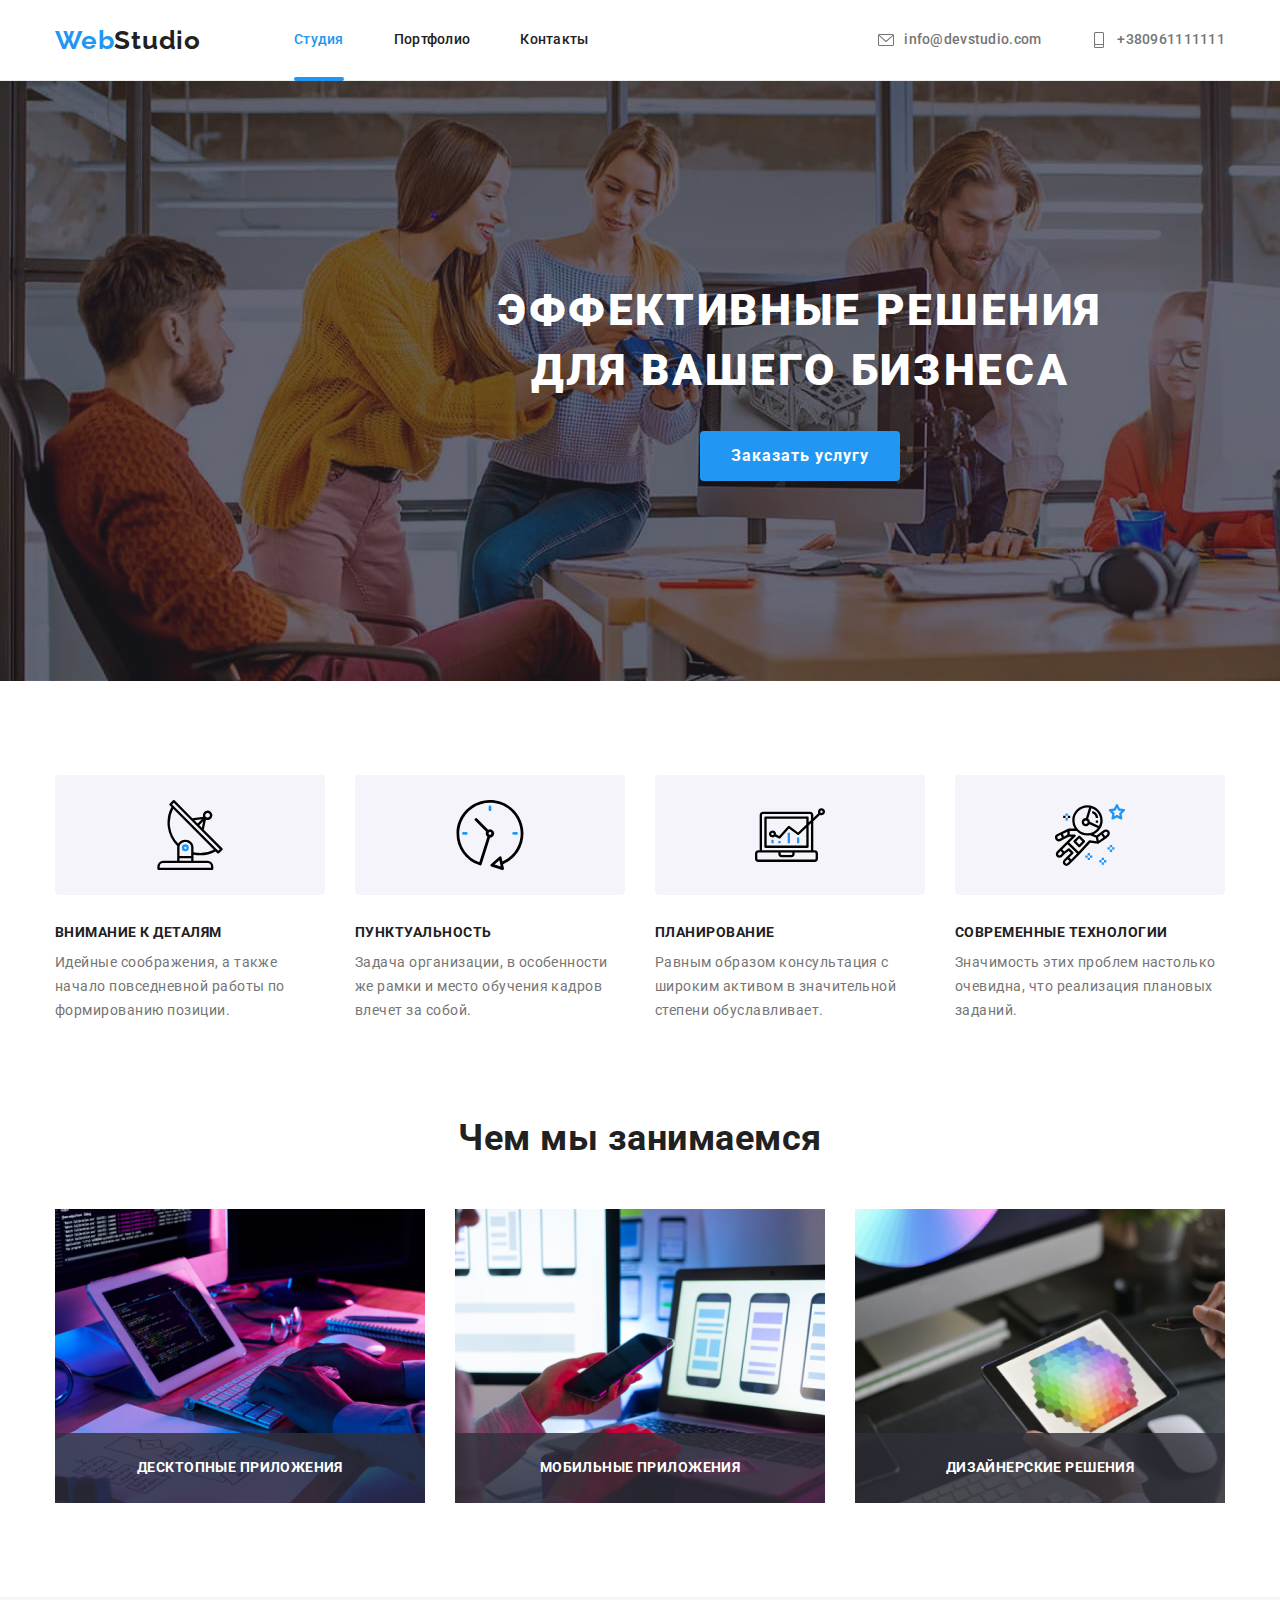
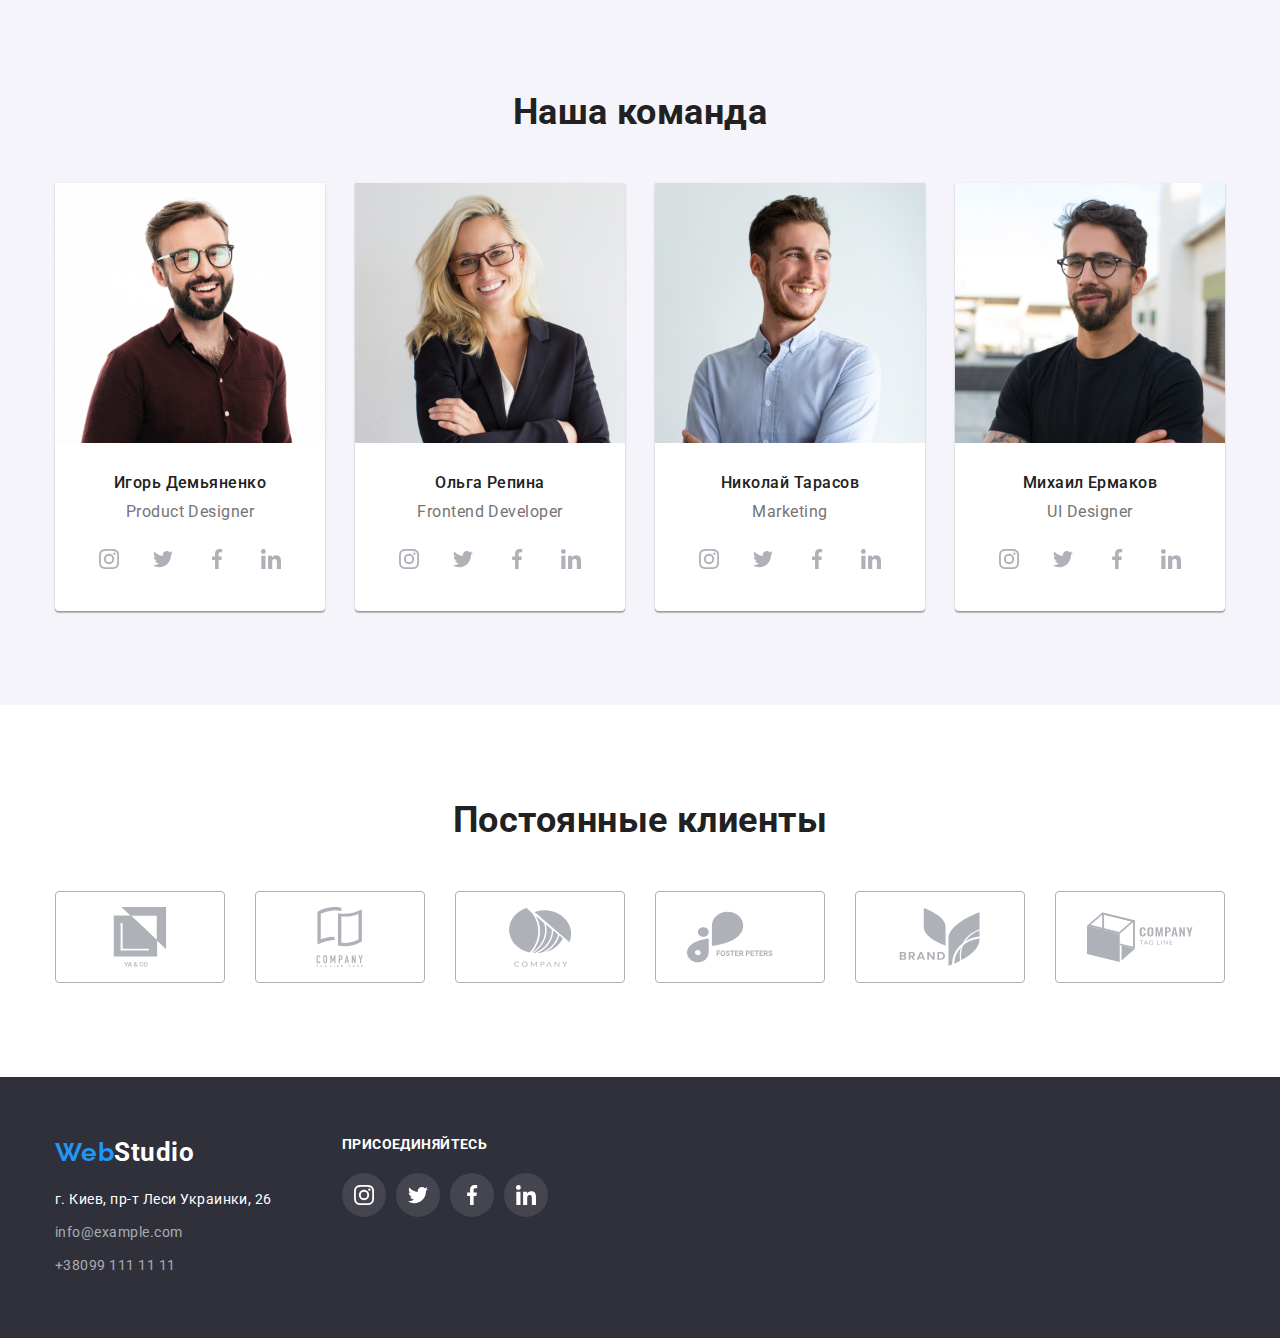
<file: index.html>
<!DOCTYPE html>
<html lang="ru">
<head>
    <meta charset="UTF-8">
    <meta http-equiv="X-UA-Compatible" content="IE=edge">
    <meta name="viewport" content="width=device-width, initial-scale=1.0">
    <title>WebStudio</title>
    <link href="https://fonts.googleapis.com/css2?family=Raleway:wght@700&family=Roboto:wght@400;500;700;900&display=swap" rel="stylesheet">
    <link rel="stylesheet" href="./css/modern-normalize.css">
    <link rel="stylesheet" href="./css/style.css">

</head>
<body>
<!-- Шапка сайта -->
    <header class="header">
        <div class="container">
            <div class="main-nav">
                <nav class="main-nav">
                    <a href="" lang="en" class="logo"><span class="name_logo">Web</span>Studio</a> 
                    <ul class="site-nav list">
                        <li class="item-site-nav"><a href="./index.html" class="link active">Студия</a></li>
                        <li class="item-site-nav"><a href="./portfolio.html" class="link">Портфолио</a></li>
                        <li class="item-site-nav"><a href="" class="link">Контакты</a></li>           
                    </ul>             
                </nav>
                <ul class="cont-nav list">
                    <li class="item-site-nav ">
                            
                        <a href="mailto:info@devstudio.com" class="cont-link mail hover">
                            <svg class="contact-item" width="16px" height="12px">
                                <use href="./images/symbol.svg#icon-envelope"></use>
                            </svg>info@devstudio.com</a></li>
                    <li class="item-site-nav "><a href="tel:+380961111111" class="cont-link telephone">
                            <svg class="contact-item" width="16px" height="12px">
                                <use href="./images/symbol.svg#icon-telephone"></use>
                            </svg>+380961111111</a></li>
                </ul>
            </div>    
        </div>
    </header>
        <main>
<!-- Головна сторінка -->
            <section class="section-hero">
                <div class="container">
                    <h1 class="hero-title">Эффективные решения для вашего бизнеса</h1>
                        
                    <button data-modal-open type="button" class="button pointer">Заказать услугу</button>
                        <div class="backdrop is-hidden" data-modal>
                           <div class="modal">
                               <button data-modal-close class="close-btn pointer">
                                    <svg class="close" width="11" height="11">
                                        <use href="./images/symbol.svg#icon-close"></use>
                                    </svg>
                                </button>

                                <div class="modal-block">
                               
                                
                                </div>
                           </div>
                        </div>
                    
                </div>           
            </section>
<!-- Особливості -->            
            <section class="section">
                <div class="container">
                    <h2 class="features-title visual-hidden">Особенности</h2>
                    <ul class="features list">                    
                        <li class="features-list">
                            <div class="icon">
                                <svg class="features-icon" width="70px" height="70px">
                                    <use href="./images/symbol.svg#icon-antenna"></use>
                                </svg>
                            </div>
                            <h3 class="title">Внимание к деталям</h3>
                            <p class="text-title">Идейные соображения, а также начало повседневной работы по формированию позиции.</p>
                        </li>

                        <li class="features-list clock">
                            <div class="icon">
                                <svg class="features-icon" width="70px" height="70px">
                                    <use href= "./images/symbol.svg#icon-clock"></use>
                                </svg>
                            </div>
                            <h3 class="title">Пунктуальность</h3>
                            <p class="text-title">Задача организации, в особенности же рамки и место обучения кадров влечет за собой.</p>
                        </li>

                        <li class="features-list diagram">
                             <div class="icon">
                                <svg class="features-icon" width="70px" height="70px">
                                    <use href="./images/symbol.svg#icon-diagram"></use>
                                </svg>
                            </div>
                            <h3 class="title">Планирование</h3>
                            <p class="text-title">Равным образом консультация с широким активом в значительной степени обуславливает.</p>
                        </li>

                        <li class="features-list astronaut">
                             <div class="icon">
                                <svg class="features-icon" width="70px" height="70px">
                                    <use href="./images/symbol.svg#icon-astronaut"></use>
                                </svg>
                            </div>
                            <h3 class="title">Современные технологии</h3>
                            <p class="text-title">Значимость этих проблем настолько очевидна, что реализация плановых заданий.</p>
                        </li>
                    </ul>
                </div>
            </section> 
            
  <!-- Види робіт -->
            <section class="section-work">
                <div class="container">
                    <h2 class="section-title">Чем мы занимаемся</h2>
                    <ul class="work list">
                        <li class="work-img"> 
                            <div class="action-block">
                                <img src="./images/img1.jpg" alt="Написание кода" width="370">

                                <div class="action-line">
                                    <p class="active-work-text">
                                        Десктопные приложения
                                    </p>
                                </div>
                            </div>
                        </li>

                        <li  class="work-img">
                            <div class="action-block">
                                <img src="./images/img2.jpg" alt="Разработка мобильных приложений" width="370">
                                    <div class="action-line">
                                        <p class="active-work-text">
                                            Мобильные приложения
                                        </p>
                                </div>
                            </div>   
                        </li>

                        <li  class="work-img"> 
                            <div class="action-block">
                                <img src="./images/img3.jpg" alt="Разработка дизайнов" width="370">
                                    <div class="action-line">
                                        <p class="active-work-text">
                                            Дизайнерские решения
                                        </p>
                                    </div>
                            </div>
                        </li>
                    </ul>
                </div>
            </section>  
<!-- Команда -->
            <section class="section-team">
                <div class="container">
                    <h2 class="section-title">Наша команда</h2>
                    <ul class="team list">
                        <li class="team-card">
                            <img src="./images/igor.jpg" alt="Игорь Демьяненко" width="270" class="team-img">
                            <div class="team-container">
                                <h3 class="title">Игорь Демьяненко</h3>
                                <p lang="en" class="position-title">Product Designer</p>
                                <ul class="social-block">
                                    <li class="social-list"><a href="" class="soc">
                                        <svg class="social-link" width="20" height="20">
                                            <use href="./images/symbol.svg#icon-instagram">
                                            </use>
                                        </svg>
                                    </a></li>
                                    <li class="social-list"><a href="" class="soc">
                                        <svg class="social-link" width="20" height="20">
                                            <use href="./images/symbol.svg#icon-twitter">
                                            </use>
                                        </svg></a></li>
                                    <li class="social-list"><a href="" class="soc"><svg class="social-link" width="20" height="20">
                                            <use href="./images/symbol.svg#icon-facebook">
                                            </use>
                                        </svg></a></li>
                                    <li class="social-list"><a href="" class="soc"><svg class="social-link" width="20" height="20">
                                            <use href="./images/symbol.svg#icon-linkedin">
                                            </use>
                                        </svg></a></li>
                            </ul>
                            </div>  
  
                        </li>
                        <li class="team-card">
                            <img src="./images/olga.jpg" alt="Ольга Репина" width="270" class="team-img">
                            <div class="team-container">
                                <h3 class="title">Ольга Репина</h3>
                                <p lang="en" class="position-title">Frontend Developer</p>
                            <ul class="social-block">
                                    <li class="social-list"><a href="" class="soc">
                                        <svg class="social-link" width="20" height="20">
                                            <use href="./images/symbol.svg#icon-instagram">
                                            </use>
                                        </svg>
                                    </a></li>
                                    <li class="social-list"><a href="" class="soc">
                                        <svg class="social-link" width="20" height="20">
                                            <use href="./images/symbol.svg#icon-twitter">
                                            </use>
                                        </svg></a></li>
                                    <li class="social-list"><a href="" class="soc"><svg class="social-link" width="20" height="20">
                                            <use href="./images/symbol.svg#icon-facebook">
                                            </use>
                                        </svg></a></li>
                                    <li class="social-list"><a href="" class="soc"><svg class="social-link" width="20" height="20">
                                            <use href="./images/symbol.svg#icon-linkedin">
                                            </use>
                                        </svg></a></li>
                            </ul>
                            </div>
                        </li>
                        <li class="team-card">
                            <img src="./images/nikolai.jpg" alt="Николай Тарасов" width="270" class="team-img">
                            <div class="team-container">
                                <h3 class="title">Николай Тарасов</h3>
                                <p lang="en" class="position-title">Marketing</p>
                                <ul class="social-block">
                                    <li class="social-list"><a href="" class="soc">
                                        <svg class="social-link" width="20" height="20">
                                            <use href="./images/symbol.svg#icon-instagram">
                                            </use>
                                        </svg>
                                    </a></li>
                                    <li class="social-list"><a href="" class="soc">
                                        <svg class="social-link" width="20" height="20">
                                            <use href="./images/symbol.svg#icon-twitter">
                                            </use>
                                        </svg></a></li>
                                    <li class="social-list"><a href="" class="soc">
                                        <svg class="social-link" width="20" height="20">
                                            <use href="./images/symbol.svg#icon-facebook">
                                            </use>
                                        </svg></a></li>
                                    <li class="social-list"><a href="" class="soc">
                                        <svg class="social-link" width="20" height="20">
                                            <use href="./images/symbol.svg#icon-linkedin">
                                            </use>
                                        </svg></a></li>
                                </ul>
                            </div>    
                        </li>
                        <li class="team-card">
                            <img src="./images/mikhail.jpg" alt="Михаил Ермаков" width="270" class="team-img">
                            <div class="team-container">                           
                                <h3 class="title">Михаил Ермаков</h3>
                                <p lang="en" class="position-title">UI Designer</p>
                                <ul class="social-block">
                                    <li class="social-list"><a href="" class="soc">
                                        <svg class="social-link" width="20" height="20">
                                            <use href="./images/symbol.svg#icon-instagram">
                                            </use>
                                        </svg>
                                    </a></li>
                                    <li class="social-list"><a href="" class="soc">
                                        <svg class="social-link" width="20" height="20">
                                            <use href="./images/symbol.svg#icon-twitter">
                                            </use>
                                        </svg></a></li>
                                    <li class="social-list"><a href="" class="soc">
                                        <svg class="social-link" width="20" height="20">
                                            <use href="./images/symbol.svg#icon-facebook">
                                            </use>
                                        </svg></a></li>
                                    <li class="social-list"><a href="" class="soc">
                                        <svg class="social-link" width="20" height="20">
                                            <use href="./images/symbol.svg#icon-linkedin">
                                            </use>
                                        </svg></a></li>
                                </ul>
                            </div>

                        </li>
                    </ul>
                </div>
            </section>
            <section class="section-clients">
                <div class="container">
                    <h2 class="section-title">Постоянные клиенты</h2>
                    <ul class="clients-block">
                        <li class="clients-list"><a href="" class="clients-link">
                            <svg class="client-one" width="106" height="60">
                                <use href="./images/symbol.svg#icon-client-1">

                                </use>
                            </svg>
                        </a></li>
                        <li class="clients-list"><a href="" class="clients-link">
                            <svg class="client-one" width="106" height="60">
                                <use href="./images/symbol.svg#icon-client-2">

                                </use>
                            </svg>
                        </a></li>
                        <li class="clients-list"><a href="" class="clients-link">
                            <svg class="client-one" width="106" height="60">
                                <use href="./images/symbol.svg#icon-client-3">

                                </use>
                            </svg></a></li>
                        <li class="clients-list"><a href="" class="clients-link">
                            <svg class="client-one" width="106" height="60">
                                <use href="./images/symbol.svg#icon-client-4">

                                </use>
                            </svg></a></li>
                        <li class="clients-list"><a href="" class="clients-link">
                            <svg class="client-one" width="106" height="60">
                                <use href="./images/symbol.svg#icon-client-5">

                                </use>
                            </svg></a></li>
                        <li class="clients-list"><a href="" class="clients-link">
                            <svg class="client-one" width="106" height="60">
                                <use href="./images/symbol.svg#icon-client-6">

                                </use>
                            </svg></a></li>
                    </ul>
                </div>
            </section>
        </main>
<!-- Подвал -->
    <footer class="footer ">
        <div class="container decoration">
                <div>
                    <a href="#" lang="en" class="footer-logo"><span class="name_logo">Web</span>Studio</a>

                    <address>
                        <p class="cont-footer">г. Киев, пр-т Леси Украинки, 26</p>
                        <ul class="list"> 
                            <li class="address-mail"><a href="mailto:info@example.com" class="footer-list">info@example.com</a></li>
                            <li class="address-tel"><a href="tel:+380961111111" class="footer-list">+38099 111 11 11</a></li>
                        </ul>
                    </address>
                </div>
            <div class="social-footer">
                <p class="social-footer-title">присоединяйтесь</p>
                <ul class="social-footer-block">

                    <li class="social-footer-list"><a href="" class="soc-footer">
                        <svg class="social-footer-link" width="20" height="20">
                            <use href="./images/symbol.svg#icon-instagram">
                            </use>
                        </svg></a></li>

                    <li class="social-footer-list"><a href="" class="soc-footer">
                        <svg class="social-footer-link" width="20" height="20">
                            <use href="./images/symbol.svg#icon-twitter">
                            </use>
                        </svg></a></li>

                    <li class="social-footer-list"><a href="" class="soc-footer">
                        <svg class="social-footer-link" width="20" height="20">
                            <use href="./images/symbol.svg#icon-facebook">
                            </use>
                        </svg></a></li>

                    <li class="social-footer-list"><a href="" class="soc-footer">
                        <svg class="social-footer-link" width="20" height="20">
                            <use href="./images/symbol.svg#icon-linkedin">
                            </use>
                        </svg>
                    </a></li>
                </ul>
            </div> 
        </div>

    </footer>

     <script src="./js/modal.js"></script>
</body>
</html>
</file>
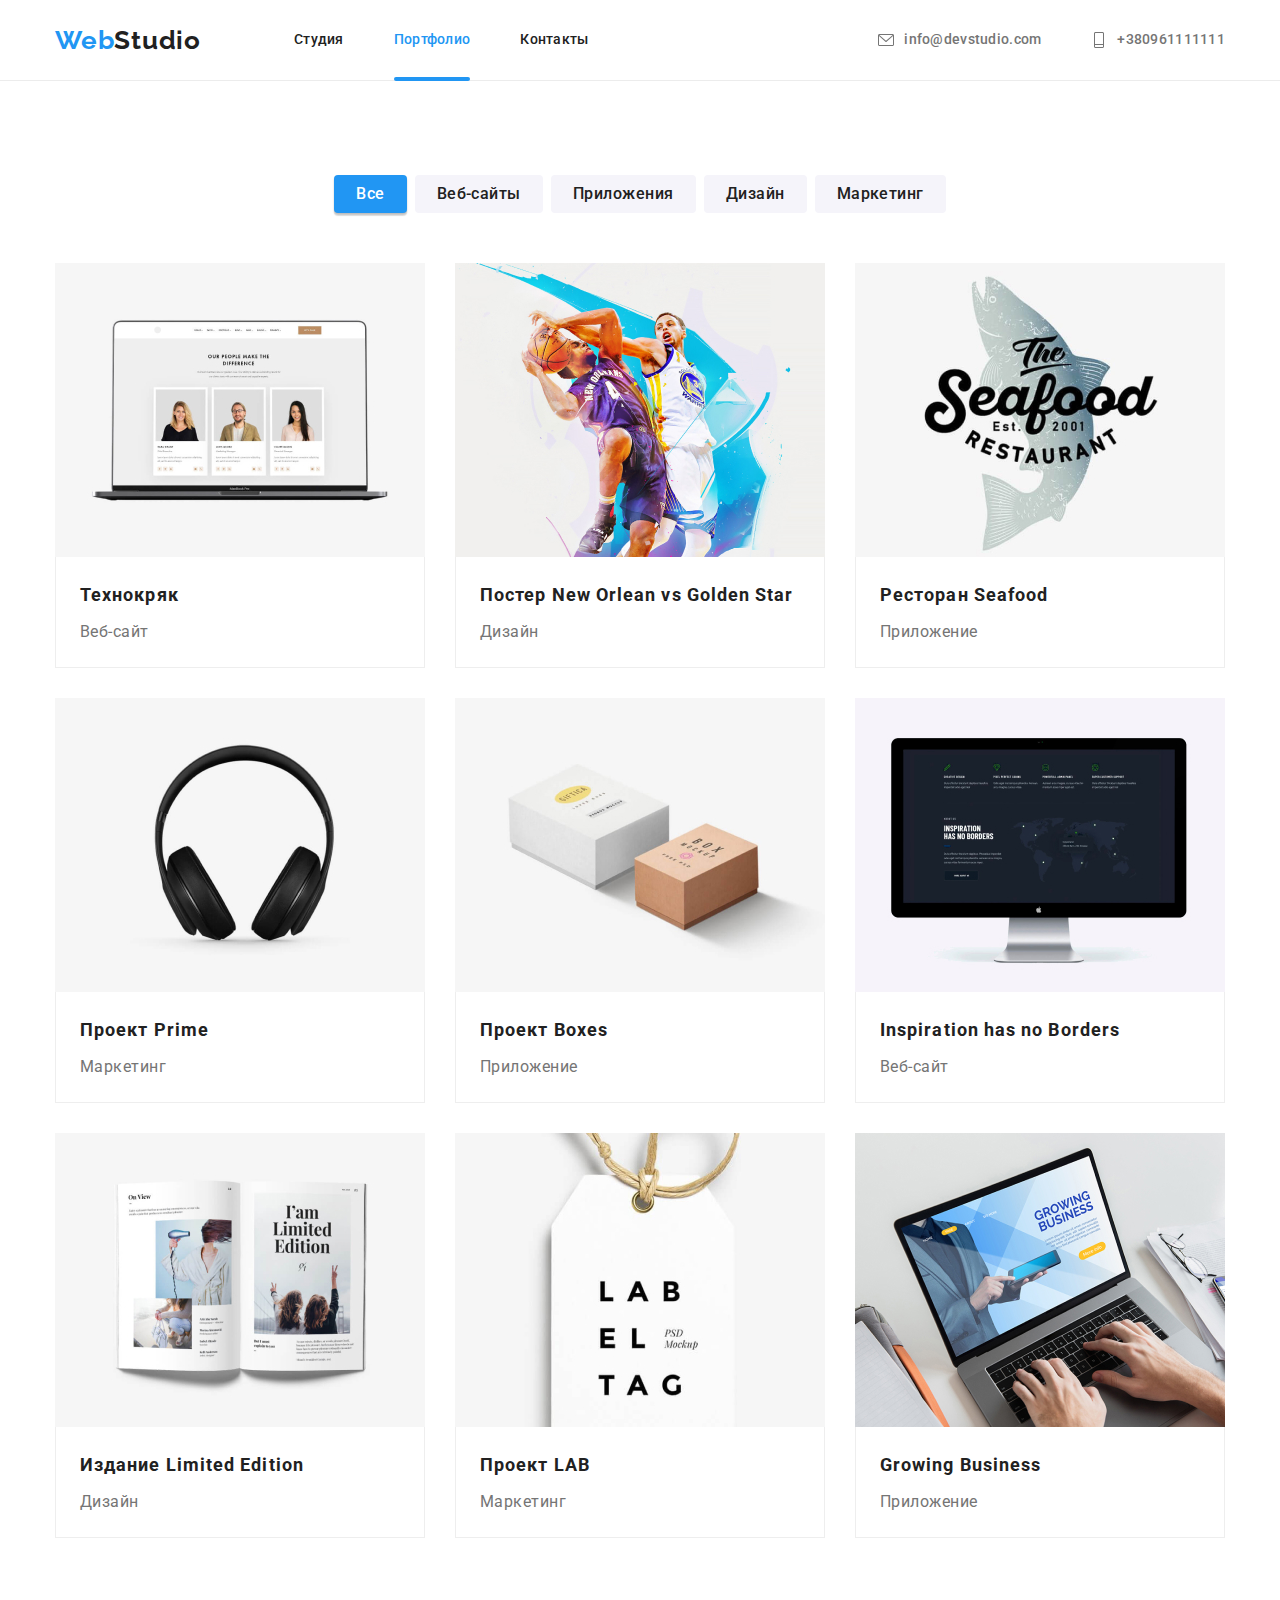
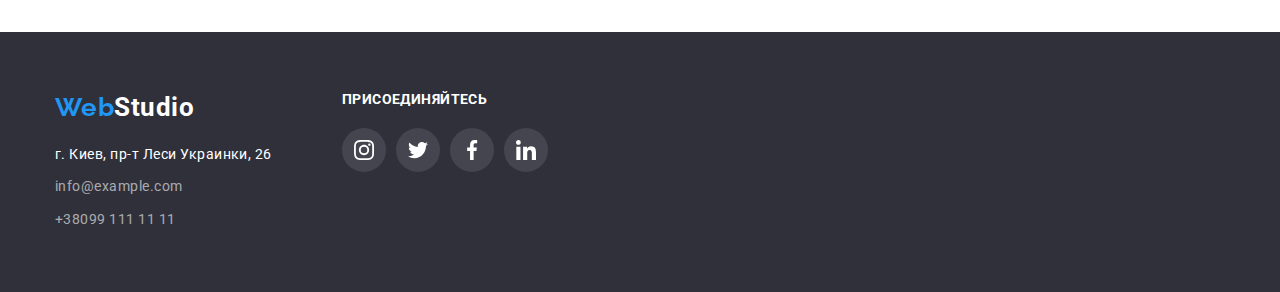
<file: portfolio.html>
<!DOCTYPE html>
<html lang="ru">
<head>
    <meta charset="UTF-8">
    <meta http-equiv="X-UA-Compatible" content="IE=edge">
    <meta name="viewport" content="width=device-width, initial-scale=1.0">
    <title>Portfolio</title>
    <link href="https://fonts.googleapis.com/css2?family=Raleway:wght@700&family=Roboto:wght@400;500;700;900&display=swap" rel="stylesheet">
    <link rel="stylesheet" href="./css/modern-normalize.css">
    <link rel="stylesheet" href="./css/style.css">
    
</head>
<body>
<!-- Шапка сайта -->
     <header class="header">
       <div class="container">
           <div class="main-nav">
                <nav class="main-nav">
                    
                    <a href="" lang="en" class="logo"><span class="name_logo">Web</span>Studio</a> 
                    <ul class="site-nav list">
                        <li class="item-site-nav"><a href="./index.html" class="link">Студия</a></li>
                        <li class="item-site-nav"><a href="./portfolio.html" class="link active">Портфолио</a></li>
                        <li class="item-site-nav"><a href="" class="link">Контакты</a></li>           
                    </ul>             
                </nav>
                <ul class="cont-nav list">
                    <li class="item-site-nav ">
                            
                        <a href="mailto:info@devstudio.com" class="cont-link mail hover">
                            <svg class="contact-item" width="16px" height="12px">
                                <use href="./images/symbol.svg#icon-envelope"></use>
                            </svg>info@devstudio.com</a></li>
                    <li class="item-site-nav "><a href="tel:+380961111111" class="cont-link telephone">
                            <svg class="contact-item" width="16px" height="12px">
                                <use href="./images/symbol.svg#icon-telephone"></use>
                            </svg>+380961111111</a></li>
                </ul>
        </div>
    </header>

    <main>
       
        <section class="section">
            <div class="container">
                <h1 class="portfolio-hero visual-hidden">Наші роботи</h1>
                <ul class="btn-list list">
                    <li class="btn-click">
                        <button type="button" class="btn pointer current-active">Все</button>
                    </li>
                    <li class="btn-click">
                        <button type="button" class="btn pointer">Веб-сайты</button>
                    </li>
                    <li class="btn-click">
                        <button type="button" class="btn pointer">Приложения</button>
                    </li>
                    <li class="btn-click">
                        <button type="button" class="btn pointer">Дизайн</button>
                    </li>
                    <li class="btn-click">
                        <button type="button" class="btn pointer">Маркетинг</button>
                    </li>
                    
                </ul>

                <ul class="work-portfolio list">
                    <li class="bg-card"> 
                        <a href="#" class="portfolio-list">
                            <div class="card-overlay">
                                <img src="./images/tech_cryak.jpg" alt="Розробка Веб-сайтів" width="370" class="work-card">
                                    <div class="overlay">
                                        <p class="card-active-text">
                                            Технокряк это современная площадка распространения коронавируса. 
                                            Компании используют эту платформу для цифрового шпионажа и атак 
                                            на защищённые сервера конкурентов.
                                        </p>
                                    </div>
                            </div>
                            
                            <div class="card-container"> 
                                <h2 class="work-title">Технокряк</h2>
                                <p class="work-paragraph" >Веб-сайт</p>
                            </div>
                        </a>
                    </li>
                    <li class="bg-card"> 
                        <a href="#" class="portfolio-list">
                            <div class="card-overlay">
                                <img src="./images/basketball.jpg" alt="Дизайн постерів" width="370" class="work-card">
                                    <div class="overlay">
                                        <p class="card-active-text">
                                            Технокряк это современная площадка распространения коронавируса. 
                                            Компании используют эту платформу для цифрового шпионажа и атак 
                                            на защищённые сервера конкурентов.
                                        </p>
                                    </div>   

                            </div>
                            <div class="card-container"> 
                                <h2 class="work-title">Постер<span lang="en"> New Orlean vs Golden Star</span></h2>
                                <p class="work-paragraph" >Дизайн</p>
                            </div>
                        </a>
                    </li>
                    <li class="bg-card"> 
                        <a href="" class="portfolio-list">
                            <div class="card-overlay">
                            <img src="./images/seafood.jpg" alt="Мобільні додатки закладів харчування" width="370" class="work-card">
                                    <div class="overlay">
                                        <p class="card-active-text">
                                            Технокряк это современная площадка распространения коронавируса. 
                                            Компании используют эту платформу для цифрового шпионажа и атак 
                                            на защищённые сервера конкурентов.
                                        </p>
                                    </div> 
                                </div>                                 
                            <div class="card-container"> 
                                <h2 class="work-title">Ресторан<span lang="en"> Seafood</span></h2>
                                <p class="work-paragraph" >Приложение</p>
                            </div>
                        </a>
                    </li>
                    <li class="bg-card"> 
                        <a href="" class="portfolio-list">
                            <div class="card-overlay">
                                <img src="./images/prime.jpg" alt="Маркетинг" width="370" class="work-card">
                                    <div class="overlay">
                                        <p class="card-active-text">
                                            Технокряк это современная площадка распространения коронавируса. 
                                            Компании используют эту платформу для цифрового шпионажа и атак 
                                            на защищённые сервера конкурентов.
                                        </p>
                                    </div>
                            </div>
                            <div class="card-container"> 
                                <h2 class="work-title">Проект<span lang="en"> Prime</span></h2>
                                <p class="work-paragraph" >Маркетинг</p>
                            </div>
                        </a>
                    </li>
                    <li class="bg-card">
                        <a href="" class="portfolio-list">
                            <div class="card-overlay">
                                <img src="./images/box.jpg" alt="База зберігання в додатку" width="370" class="work-card">
                                    <div class="overlay">
                                        <p class="card-active-text">
                                            Технокряк это современная площадка распространения коронавируса. 
                                            Компании используют эту платформу для цифрового шпионажа и атак 
                                            на защищённые сервера конкурентов.
                                        </p>
                                    </div>
                            </div>
                            <div class="card-container"> 
                                <h2 class="work-title">Проект <span lang="en"> Boxes</span></h2>
                                <p class="work-paragraph" >Приложение</p>
                            </div>
                        </a>
                    </li>
                    <li class="bg-card">
                        <a href="" class="portfolio-list">
                            <div class="card-overlay">
                                <img src="./images/inspiration.jpg" alt="Веб-сайт для мотивації" width="370" class="work-card">
                                    <div class="overlay">
                                        <p class="card-active-text">
                                            Технокряк это современная площадка распространения коронавируса. 
                                            Компании используют эту платформу для цифрового шпионажа и атак 
                                            на защищённые сервера конкурентов.
                                        </p>
                                    </div>
                            </div>
                            <div class="card-container">
                                <h2 class="work-title"><span lang="en">Inspiration has no Borders</span></h2>
                                <p class="work-paragraph" >Веб-сайт</p>
                        </div>
                        </a>
                    </li>
                    <li class="bg-card">
                        <a href="" class="portfolio-list">
                            <div class="card-overlay">
                                <img src="./images/book.jpg" alt="Дизайн журналів" width="370" class="work-card">
                                    <div class="overlay">
                                        <p class="card-active-text">
                                            Технокряк это современная площадка распространения коронавируса. 
                                            Компании используют эту платформу для цифрового шпионажа и атак 
                                            на защищённые сервера конкурентов.
                                        </p>
                                    </div>
                            </div>
                            <div class="card-container">
                                <h2 class="work-title">Издание <span lang="en">Limited Edition</span></h2>
                                <p class="work-paragraph" >Дизайн</p>
                            </div>
                        </a>
                    </li>
                    <li class="bg-card">
                        <a href="" class="portfolio-list">
                            <div class="card-overlay">
                                <img src="./images/labe.jpg" alt="Проект бірок для товарів" width="370" class="work-card">
                                    <div class="overlay">
                                        <p class="card-active-text">
                                            Технокряк это современная площадка распространения коронавируса. 
                                            Компании используют эту платформу для цифрового шпионажа и атак 
                                            на защищённые сервера конкурентов.
                                        </p>
                                    </div>
                            </div>
                            <div class="card-container"> 
                                <h2 class="work-title">Проект LAB</h2>
                                <p class="work-paragraph" >Маркетинг</p>
                            </div>    
                        </a>
                        
                    </li>
                    <li class="bg-card">
                        <a href="" class="portfolio-list">
                            <div class="card-overlay">
                                <img src="./images/laptop.jpg" alt="Додатки для бізнесу" width="370" class="work-card">
                                    <div class="overlay">
                                        <p class="card-active-text">
                                            Технокряк это современная площадка распространения коронавируса. 
                                            Компании используют эту платформу для цифрового шпионажа и атак 
                                            на защищённые сервера конкурентов.
                                        </p>
                                    </div>
                            </div>
                            <div class="card-container"> 
                                <h2 class="work-title"><span lang="en">Growing Business</span></h2>
                                <p class="work-paragraph" >Приложение</p>
                            </div>
                        </a>
                    </li>
                </ul>
            </div>
        </section>    
    </main>


    <!-- Подвал -->
    <footer class="footer">
        <div class="container decoration">
                <div>
                    <a href="#" lang="en" class="footer-logo"><span class="name_logo">Web</span>Studio</a>

                    <address>
                        <p class="cont-footer">г. Киев, пр-т Леси Украинки, 26</p>
                        <ul class="list"> 
                            <li class="address-mail"><a href="mailto:info@example.com" class="footer-list">info@example.com</a></li>
                            <li class="address-tel"><a href="tel:+380961111111" class="footer-list">+38099 111 11 11</a></li>
                        </ul>
                    </address>
                </div>
            <div class="social-footer">
                <h3 class="social-footer-title">присоединяйтесь</h3>
                 <ul class="social-footer-block">

                    <li class="social-footer-list"><a href="" class="soc-footer">
                        <svg class="social-footer-link" width="20" height="20">
                            <use href="./images/symbol.svg#icon-instagram">
                            </use>
                        </svg></a></li>

                    <li class="social-footer-list"><a href="" class="soc-footer">
                        <svg class="social-footer-link" width="20" height="20">
                            <use href="./images/symbol.svg#icon-twitter">
                            </use>
                        </svg></a></li>

                    <li class="social-footer-list"><a href="" class="soc-footer">
                        <svg class="social-footer-link" width="20" height="20">
                            <use href="./images/symbol.svg#icon-facebook">
                            </use>
                        </svg></a></li>

                    <li class="social-footer-list"><a href="" class="soc-footer">
                        <svg class="social-footer-link" width="20" height="20">
                            <use href="./images/symbol.svg#icon-linkedin">
                            </use>
                        </svg>
                    </a></li>
                </ul>
            </div> 
        </div>
    </footer>

</body>
</html>
</file>
<file: css/style.css>
/* КОЛІР ГОЛОВНОГО ТЕКСТУ #212121 */

/* КОЛІР ДРУГОРЯДНОГО ТЕКСТУ #757575 */

/* Білий колір тексту #FFFFFF */

/* Білий другорядний rgba(255, 255, 255, 0,6); */

/* акцент #2196F3 */

/* Колір сторінки другорядний #F5F4FA */

/* Колір сторінки другорядний #2F303A */



:root {
    --primary-text-color:rgba(117, 117, 117, 1);
    --title-text-color:#212121;
    --accent-color: #2196F3;
    --additional-color:#757575;
    --additional-white-color:#FFFFFF;
    --background-color:#2F303A;
    --background-team-color:#F5F4FA;
    --contact-text-color:#FFFFFF99;
    --bgc-work-card:#EEEEEE;
}

body {
    background-color: var(--additional-white-color);
    color: var(--primary-text-color);
    font-family: 'Roboto', sans-serif;
    letter-spacing: 0.03em;

}

.header {
    width: 100%;
    min-height: 80px;
    top: 0;
    right: 0;
    border-bottom: 1px solid #ECECEC;
    background-color: var(--additional-white-color);
}

.main-nav {
    display: flex;
    align-items: center;
}

.container {
    margin-left: auto;
    margin-right: auto;
    width: 1200px;
    padding-left: 15px;
    padding-right: 15px;
    border-bottom: 4 px solid var(--title-text-color);


}


.visual-hidden {
    color: rgba(0, 0, 0, 0);
    font-size: 0;
    padding-top: 0;
    padding-bottom: 0;
    margin-top: 0;
    margin-bottom: 0;
}

.logo {
    color: var(--title-text-color);
    text-decoration: none;
    font-family: 'Raleway', sans-serif;
    font-weight: bold;
    font-size: 26px;
    line-height: 1.19;
    letter-spacing: 0.03em;
    padding-top: 24px;
    padding-bottom: 24px;
}

.name_logo {
    color: var(--accent-color);
    font-family: 'Raleway', sans-serif;
    font-weight: bold;
    font-size: 26px;
    line-height: 1.19;
    letter-spacing: 0.03em;
    
}

.list {
    padding: 0;
    margin: 0;
    list-style: none;
}

.link {
    text-decoration: none;
    color: var(--title-text-color);
    font-weight: 500;
    font-size: 14px;
    line-height: 1.14;
    letter-spacing: 0.02em;
    transition: color 250ms cubic-bezier(0.4, 0, 0.2, 1);
}

/* site nav */

.site-nav {
     display: flex;
     margin-left: 93px;
     
}

.site-nav .item-site-nav {
    margin-right: 50px;
    
    
}

.site-nav .item-site-nav:last-child {
    margin-right: 0;
}




.contact-item {
    width:16px;
    height: 16px;
    align-items: center;
    margin-right: 10px;
    background-repeat: no-repeat;
    display: inline-flex;
    background-size: contain;
    vertical-align: middle;
    fill: currentColor;
    transition: fill 250ms cubic-bezier(0.4, 0, 0.2, 1);
    
    

}
.contact-item:hover{
    fill: var(--accent-color);
    

}
    

.site-nav .link {
    display: block;
    padding-top: 32px;
    padding-bottom: 32px;
    position: relative;
    transition: opacity 250ms cubic-bezier(0.4, 0, 0.2, 1);
}

.active::after {
    content: "";
    display: block;
    width: 100%;
    height: 4px;
    background-color: var(--accent-color);
    position: absolute;
    border-radius: 2px;

    left: 0;
    bottom: -1px;
    opacity: 1;
    
}



.active {
    color: var(--accent-color);
  
}   
    
.site-nav .link:hover::after {
    opacity: 1;
    

}

.site-nav.link {

    color: var(--title-text-color);
    font-weight: 500;
    font-size: 14px;
    line-height: 1.14;
    letter-spacing: 0.02em;
    
}

/* cont-nav */

.cont-link {
    color: var(--additional-color);
    text-decoration: none;
    font-weight: 500;
    font-size: 14px;
    line-height: 1.14;
    letter-spacing: 0.02em;
    padding-top: 32px;
    padding-bottom: 32px;
    display: block;
    transition: color 250ms cubic-bezier(0.4, 0, 0.2, 1);
}


.cont-link:hover, 
.cont-nav .cont-link:focus {
    color:var(--accent-color);

    
}
.site-nav .link:hover,
.site-nav .link:focus {
    color:var(--accent-color);


}


.cont-nav {
    display: flex;
    margin-left: auto;

}

.cont-nav .item-site-nav + .item-site-nav {
    margin-left: 50px;
}


/* hero */
.section-hero {
    background-color: var(--title-text-color);
    
    text-align: center;
    background-repeat: no-repeat;
    background-position: center;
    background-size: cover;
    width: 1600px;
    margin: 0 auto;
    padding-top: 200px;
    padding-bottom: 200px;
    background-image: linear-gradient(to bottom, rgba(47, 48, 58, 0.4),
    rgba(47, 48, 58, 0.4)), 
url(../images/hero-img.jpg);
    
} 

.section-hero .container {
    width: 696px;
}

.button {

    background-color: var(--accent-color);
    color: var(--additional-white-color);
    border-radius: 4px;
    border: none;
    width: 200px;
    height: 50px;
    text-align: center;
    min-width: 200px;
    margin-bottom: 0;
    font-family: Roboto;
    font-weight: bold;
    font-size: 16px;
    line-height: 1.9;
    letter-spacing: 0.06em;
    transition: box-shadow 250ms cubic-bezier(0.4, 0, 0.2, 1);

 
}

.button:hover {
    box-shadow: 0px 4px 4px rgba(0, 0, 0, 0.15);
}

.close {
box-sizing: border-box;
   
}

.close-btn {
    height: 30px;
    width: 30px;
    border-radius: 50%;
    display: flex;
    justify-content: center;
    align-items: center;
    border: 1px solid rgba(0, 0, 0, 0.1);
    background-color: var(--additional-white-color);
    fill: var(--title-text-color);
    position: absolute;
    top: 8px;
    right: 8px;

}

.modal-block {
        position: relative;
        
}
.backdrop {
    position: fixed;
    top: 0;
    left: 0;
    bottom: 0;
    right: 0;
    background-color: rgba(0, 0, 0, 0.2);
    z-index: 1;
}

.backdrop.is-hidden {
    opacity: 0;
    pointer-events: none;
}

.modal {
    min-height: 581px;
    min-width: 528px;
    background-color: #fff;
    position: absolute;
    top: 50%;
    left: 50%;
    transform: translate(-50%, -50%);

    box-shadow: 0px 1px 3px rgba(0, 0, 0, 0.12), 0px 1px 1px rgba(0, 0, 0, 0.14), 0px 2px 1px rgba(0, 0, 0, 0.2);
    border-radius: 4px;
    padding: 40px;


}

.hero-title {

    margin-top: 0;
    margin-bottom: 30px;

    color: var(--additional-white-color);
    font-style: normal;;
    font-weight: 900;
    font-size: 44px;
    line-height: 1.36;
    letter-spacing: 0.06em;
    text-align: center;
    text-transform: uppercase;

}

/* Features */
.section {
    padding-top: 94px;
    padding-bottom: 94px;
    margin-bottom: 0;
    margin-top: 0;
    
}

.section .container {
    padding-top: 0;
    padding-bottom: 0;
    margin-top: 0;
    margin-bottom: 0;
}

.features{
    display: flex;
}

.features-list .title {
    text-align: left;
}


.features .features-list + .features-list {
    margin-left: 30px;
}

.features-title {

    margin-top: 0;
    margin-bottom: 0;
}

.features .title {

    
    color: var(--title-text-color);
    font-weight: bold;
    font-size: 14px;
    line-height: 1.14;
    text-transform: uppercase;
    
}

.title {

    margin-top: 0;
    margin-bottom: 10px;
    text-align: center;

}

.features-list {
    margin-top: 0;
    margin-bottom: 0;
    width: 272px;
    
    
}

.icon {
    width: 270px;
    height: 120px;
    display: flex;
    justify-content: center;
    align-items: center;

    border-radius: 4px;
    margin-bottom: 30px;
    background-position: center;
    background-color: var(--background-team-color);

}

.features-icon {

    width: 70px;
    height: 70px;
    background-repeat: no-repeat;

}

/* SECTION */
.section-work {
    padding-top: 0;
    padding-bottom: 94px;
}

.action-block {
    position: relative;
    line-height: 0;
}

.action-line {
    width: 370px;
    height: 70px;
    background: rgba(47, 48, 58, 0.8);
    position: absolute;
    display: flex;
    align-items: center;
    justify-content: center;
    bottom: 0;
    right: 0;

}

.active-work-text {
    font-weight: bold;
    font-size: 14px;
    line-height: 1.14;
    text-align: center;
    letter-spacing: 0.03em;
    text-transform: uppercase;
    margin: 0;
    color: var(--additional-white-color);


}

.section-title {

    font-weight: bold;
    font-size: 36px;
    line-height: 1.17;
    text-align: center;

    color: var(--title-text-color);
    margin-top: 0;
    margin-bottom: 50px;
}

.text-title {

    margin-top: 0;
    margin-bottom: 0;


    font-size: 14px;
    line-height: 1.71;  
}

.work {
    display: flex;
}

.work .work-img + .work-img {
    margin-left: 30px;
}

.work-img {
    margin-top: 0;
    margin-bottom: 0;
    display: block;
    max-width: 100%;
    height: auto;
}




/* Team */
.team .title {

    color: var(--title-text-color);
    font-weight: 500;
    font-size: 16px;
    line-height: 1.19;
    margin-bottom: 10px;
    
}

.team {
       
    border-radius: 0px 0px 4px 4px; 
    display: flex;

}

.team-img {
    margin-top: 0;
    display: block;
    max-width: 100%;
    height: auto;

}

.team .team-card + .team-card {
    margin-left: 30px;
}


.position-title {

    margin-top: 0;
    margin-bottom: 16px;

    font-size: 16px;
    line-height: 1.19;
    text-align: center;
}

.team-container{
    padding-top: 30px;
    padding-bottom: 30px;
    padding-left: 32px;
    padding-right: 32px;
    
}




.team-card {
    background-color: var(--additional-white-color);
    margin-top: 0;
    margin-bottom: 0;
    box-shadow: 0px 1px 3px rgba(0, 0, 0, 0.12), 0px 1px 1px rgba(0, 0, 0, 0.14), 0px 2px 1px rgba(0, 0, 0, 0.2);
    border-radius: 0px 0px 4px 4px;
}

.section-team {

    background-color: var(--background-team-color);
    padding-top: 94px;
    padding-bottom: 94px;
}

.social-block {
    display: flex;
    list-style: none;
    padding: 0;
    


}

.social-list:last-child {
    margin-right: 0;

}


.social-list {    
    margin-right: 10px; 
    width: 44px;
    height: 44px;
}

.soc {

    display: flex;
    align-items: center;
    justify-content: center;
    height: 100%;
    width: 100%;
    border-radius: 50%;
    fill: #afb1b8;
    transition: fill 250ms cubic-bezier(0.4, 0, 0.2, 1),
    background-color 250ms cubic-bezier(0.4, 0, 0.2, 1),
    border-radius 250ms cubic-bezier(0.4, 0, 0.2, 1);
}

.soc:hover,
.soc:focus {
    fill: #FFFFFF;
    background-color: var(--accent-color);
    border-radius: 50%;

}
/* Клієнти */
.section-clients {
    
    padding-top: 0;
    padding-top: 94px;
    padding-bottom: 94px;
}

.clients-block {
    display: flex;
    list-style: none;
    padding: 0;
    margin: 0;
    justify-content: space-between;
}

.clients-list {

    margin-right: 30px;
    width: 170px;
    height: 92px;


}

.clients-list:last-child {
    margin-right: 0;

} 

.clients-link {
    width: 100%;
    height: 100%;   
    display: flex;
    align-items: center;
    justify-content: center;
    border: 1px solid #AFB1B8;
    border-radius: 4px;
    fill: #afb1b8;
    transition: fill 250ms cubic-bezier(0.4, 0, 0.2, 1),
    border-color 250ms cubic-bezier(0.4, 0, 0.2, 1);
    
}



.clients-link:hover,
.clients-link:focus{
    border-color: var(--accent-color);
    fill: var(--accent-color);

}



/* footer */
.footer {
    background-color: var(--background-color);
    padding-top: 60px;
    padding-bottom: 60px;
}
.footer-logo {

    margin-top: 0;
    margin-bottom: 20px;

    color: var(--additional-white-color);
    text-decoration: none;
    font-weight: bold;
    font-size: 26px;
    line-height: 1.19;
    display: block;



    
}
.cont-footer {
    color: var(--additional-white-color);
    font-size: 14px;
    line-height: 1.71;
    font-style: normal;

    margin-top: 0;
    margin-bottom: 9px;


}

.footer-list {
    color: var(--contact-text-color);
    text-decoration: none;
    font-size: 14px;
    line-height: 1.71;
    font-style: normal;
    margin-top: 0;
    transition: color 250ms cubic-bezier(0.4, 0, 0.2, 1);
    
}

.address-mail {
    margin-bottom: 9px;
}

.address-tel {
    margin-bottom: 0;
    margin-bottom: 0;
}
.footer-list:hover,
.footer-list:focus {
    color:var(--accent-color);

}

.social-footer-block {
    display: flex;
    list-style: none;
    padding: 0;
    margin: 0;

    
}

.decoration {
    display: flex;

}

.social-footer-title {
    font-style: normal;
    font-weight: bold;
    font-size: 14px;
    line-height: 1.14;
    letter-spacing: 0.03em;
    text-transform: uppercase;
    color: var(--additional-white-color);
    margin-top: 0;
    margin-bottom: 20px;
}


.soc-footer {
    width: 100%;
    height: 100%;
    display: flex;
    align-items: center;
    justify-content: center;    
    background-color: rgba(255, 255, 255, 0.1);
    border-radius: 50%;
    transition: background-color 250ms cubic-bezier(0.4, 0, 0.2, 1);

}


.social-footer-list:last-child {
    margin-right: 0;
}

.social-footer-list {
    margin-right: 10px;
    width: 44px;
    height: 44px;
}


.social-footer {
    margin-left: 70px;
    margin-right: 0;
    
}
.social-footer-link{
    fill: #FFFFFF;


}

.soc-footer:hover,
.soc-footer:focus {
background-color:var(--accent-color);

    
}


/* Page Portfolio */

.portfolio-hero {
    margin-top: 0;

}

.btn {
    background-color: var(--background-team-color);
    color: var(--title-text-color);

    font-family: Roboto;
    font-weight: 500;
    font-size: 16px;
    line-height: 1.63;
    border-radius: 4px;
    letter-spacing: 0.03em;
    border: none;
    padding-top: 6px;
    padding-bottom: 6px;
    padding-left: 22px;
    padding-right: 22px;

    transition: background-color 250ms cubic-bezier(0.4, 0, 0.2, 1),
    color 250ms cubic-bezier(0.4, 0, 0.2, 1),
    box-shadow 250ms cubic-bezier(0.4, 0, 0.2, 1),
    border-radius 250ms cubic-bezier(0.4, 0, 0.2, 1);

}

.btn-list .btn-click + .btn-click{
    margin-left: 8px;
}
.btn-list {
    padding-top: 0;
    margin-bottom: 50px;
    display: flex;
    justify-content: center;

}

.current-active {
    background-color: var(--accent-color);
    color: var(--additional-white-color);
    box-shadow: 0px 3px 1px rgba(0, 0, 0, 0.1), 0px 1px 2px rgba(0, 0, 0, 0.08), 0px 2px 2px rgba(0, 0, 0, 0.12);
    border-radius: 4px;
}

.btn:hover,
.btn:focus {
    background-color: var(--accent-color);
    color: var(--additional-white-color);
    box-shadow: 0px 3px 1px rgba(0, 0, 0, 0.1), 0px 1px 2px rgba(0, 0, 0, 0.08), 0px 2px 2px rgba(0, 0, 0, 0.12);
    border-radius: 4px;


}



.pointer {
  cursor: pointer;
}

.card-overlay {
    position: relative;
    overflow: hidden;

}

.overlay {
    background: rgba(33, 150, 243, 0.9);

    display: flex;
    align-items: center;
    position: absolute;
    width: 100%;
    height: 100%;
    top: 0;
    transform: translateY(101%);
    transition: transform 250ms cubic-bezier(0.4, 0, 0.2, 1);
}

.card-active-text {
    color: var(--additional-white-color);
    font-size: 18px;
    line-height: 1.6;

    padding-top: 63px;
    padding-bottom: 63px;
    padding-right: 24px;
    padding-left: 24px;
    margin: 0;

 
} 
    


.card-container {
    padding-top: 20px;
    padding-bottom: 20px;
    padding-left: 24px;
    padding-right: 24px;

    
    border-left: 1px solid var(--bgc-work-card );
    border-right: 1px solid var(--bgc-work-card );
    border-bottom: 1px solid var(--bgc-work-card );

}

.work-portfolio {
    text-decoration: none;
    margin-top: 0;

    display: flex;
    flex-wrap: wrap;



}

.bg-card {

    width: calc((100% - 60px) / 3);   
    box-sizing: border-box;
    margin-right: 30px;
    margin-bottom: 30px;

}



.bg-card:nth-child(3n) {
    margin-right: 0;
}

.bg-card:nth-last-child(-n + 3) {
    margin-bottom: 0;   
}

.portfolio-list {
    text-decoration: none;
    display: block;
    transition: box-shadow 250ms cubic-bezier(0.4, 0, 0.2, 1);
    border-radius: 4px;
}

.portfolio-list:focus .overlay,
.portfolio-list:hover .overlay {
  transform: translatey(0);
}

.portfolio-list:hover,
.portfolio-list:focus{
    box-shadow: 0px 3px 1px rgba(0, 0, 0, 0.1), 0px 1px 2px rgba(0, 0, 0, 0.08), 0px 2px 2px rgba(0, 0, 0, 0.12);


}

.work-card {
    margin-top: 0;
    display: block;
    max-width: 100%;
    height: auto;


}

.work-title {
    font-weight: bold;
    font-size: 18px;
    line-height: 2;
    letter-spacing: 0.06em;
    color: var(--title-text-color);

    margin-top: 0;
    margin-bottom: 4px;

    
}

.work-paragraph {
    font-size: 16px;
    line-height: 1.86;
    color: var(--additional-color);

    margin-top: 0;
    margin-bottom: 0;


}
</file>
